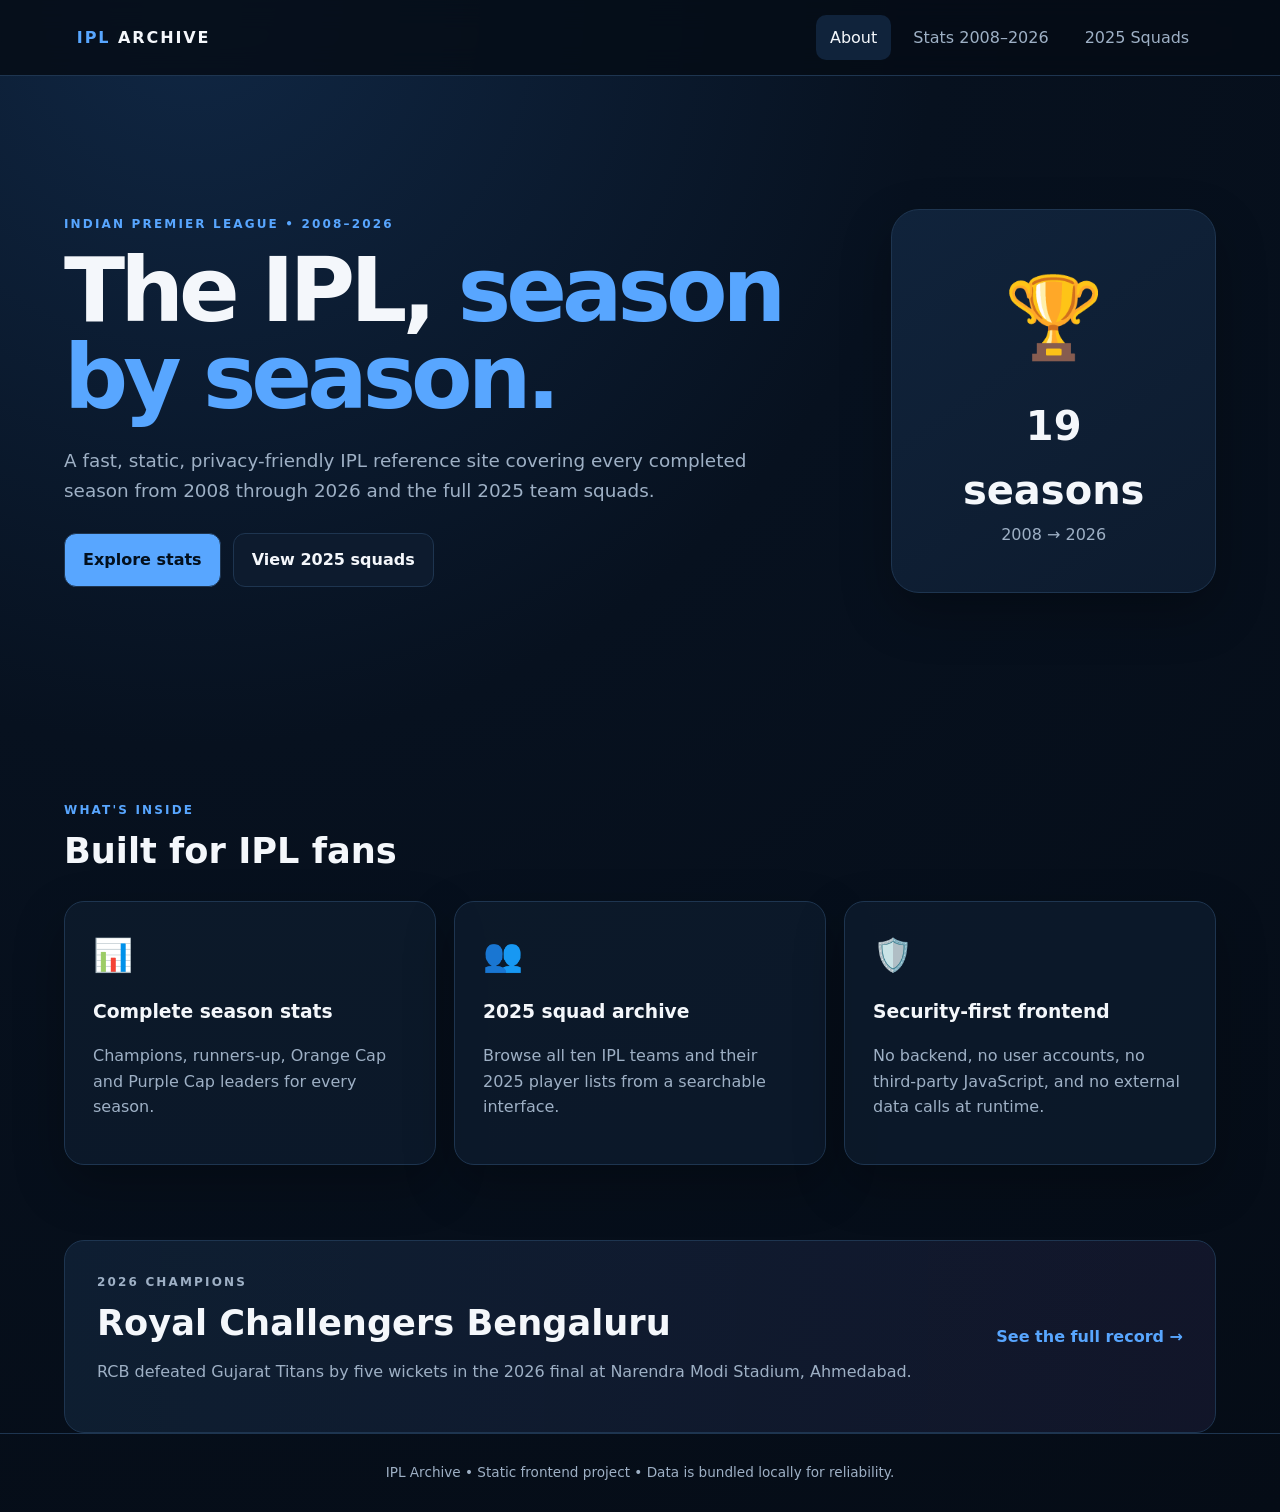
<file: ipl-archive/index.html>
<!doctype html>
<html lang="en">
<head>
<title>IPL Archive | About</title>
<meta charset="UTF-8">
<meta name="viewport" content="width=device-width, initial-scale=1.0">
<meta name="referrer" content="strict-origin-when-cross-origin">
<meta http-equiv="Content-Security-Policy" content="default-src 'self'; script-src 'self'; style-src 'self'; img-src 'self' data:; font-src 'self'; object-src 'none'; base-uri 'self'; form-action 'self'; frame-src 'none'; connect-src 'self';">
<link rel="stylesheet" href="css/styles.css">

</head>
<body>
<header class="site-header">
  <a class="brand" href="index.html" aria-label="IPL Archive home"><span>IPL</span> ARCHIVE</a>
  <nav aria-label="Primary navigation">
    <a class="active" href="index.html">About</a>
    <a href="stats.html">Stats 2008–2026</a>
    <a href="teams.html">2025 Squads</a>
  </nav>
</header>
<main>
  <section class="hero">
    <div>
      <p class="eyebrow">INDIAN PREMIER LEAGUE • 2008–2026</p>
      <h1>The IPL, <span>season by season.</span></h1>
      <p class="lead">A fast, static, privacy-friendly IPL reference site covering every completed season from 2008 through 2026 and the full 2025 team squads.</p>
      <div class="actions">
        <a class="button primary" href="stats.html">Explore stats</a>
        <a class="button secondary" href="teams.html">View 2025 squads</a>
      </div>
    </div>
    <div class="hero-card">
      <div class="trophy">🏆</div>
      <strong>19 seasons</strong>
      <span>2008 → 2026</span>
    </div>
  </section>

  <section class="section">
    <div class="section-heading"><p class="eyebrow">WHAT'S INSIDE</p><h2>Built for IPL fans</h2></div>
    <div class="feature-grid">
      <article class="card"><span class="icon">📊</span><h3>Complete season stats</h3><p>Champions, runners-up, Orange Cap and Purple Cap leaders for every season.</p></article>
      <article class="card"><span class="icon">👥</span><h3>2025 squad archive</h3><p>Browse all ten IPL teams and their 2025 player lists from a searchable interface.</p></article>
      <article class="card"><span class="icon">🛡️</span><h3>Security-first frontend</h3><p>No backend, no user accounts, no third-party JavaScript, and no external data calls at runtime.</p></article>
    </div>
  </section>

  <section class="section callout">
    <div><p class="eyebrow">2026 CHAMPIONS</p><h2>Royal Challengers Bengaluru</h2><p>RCB defeated Gujarat Titans by five wickets in the 2026 final at Narendra Modi Stadium, Ahmedabad.</p></div>
    <a class="text-link" href="stats.html">See the full record →</a>
  </section>
</main>
<footer>IPL Archive • Static frontend project • Data is bundled locally for reliability.</footer>
</body>
</html>
</file>
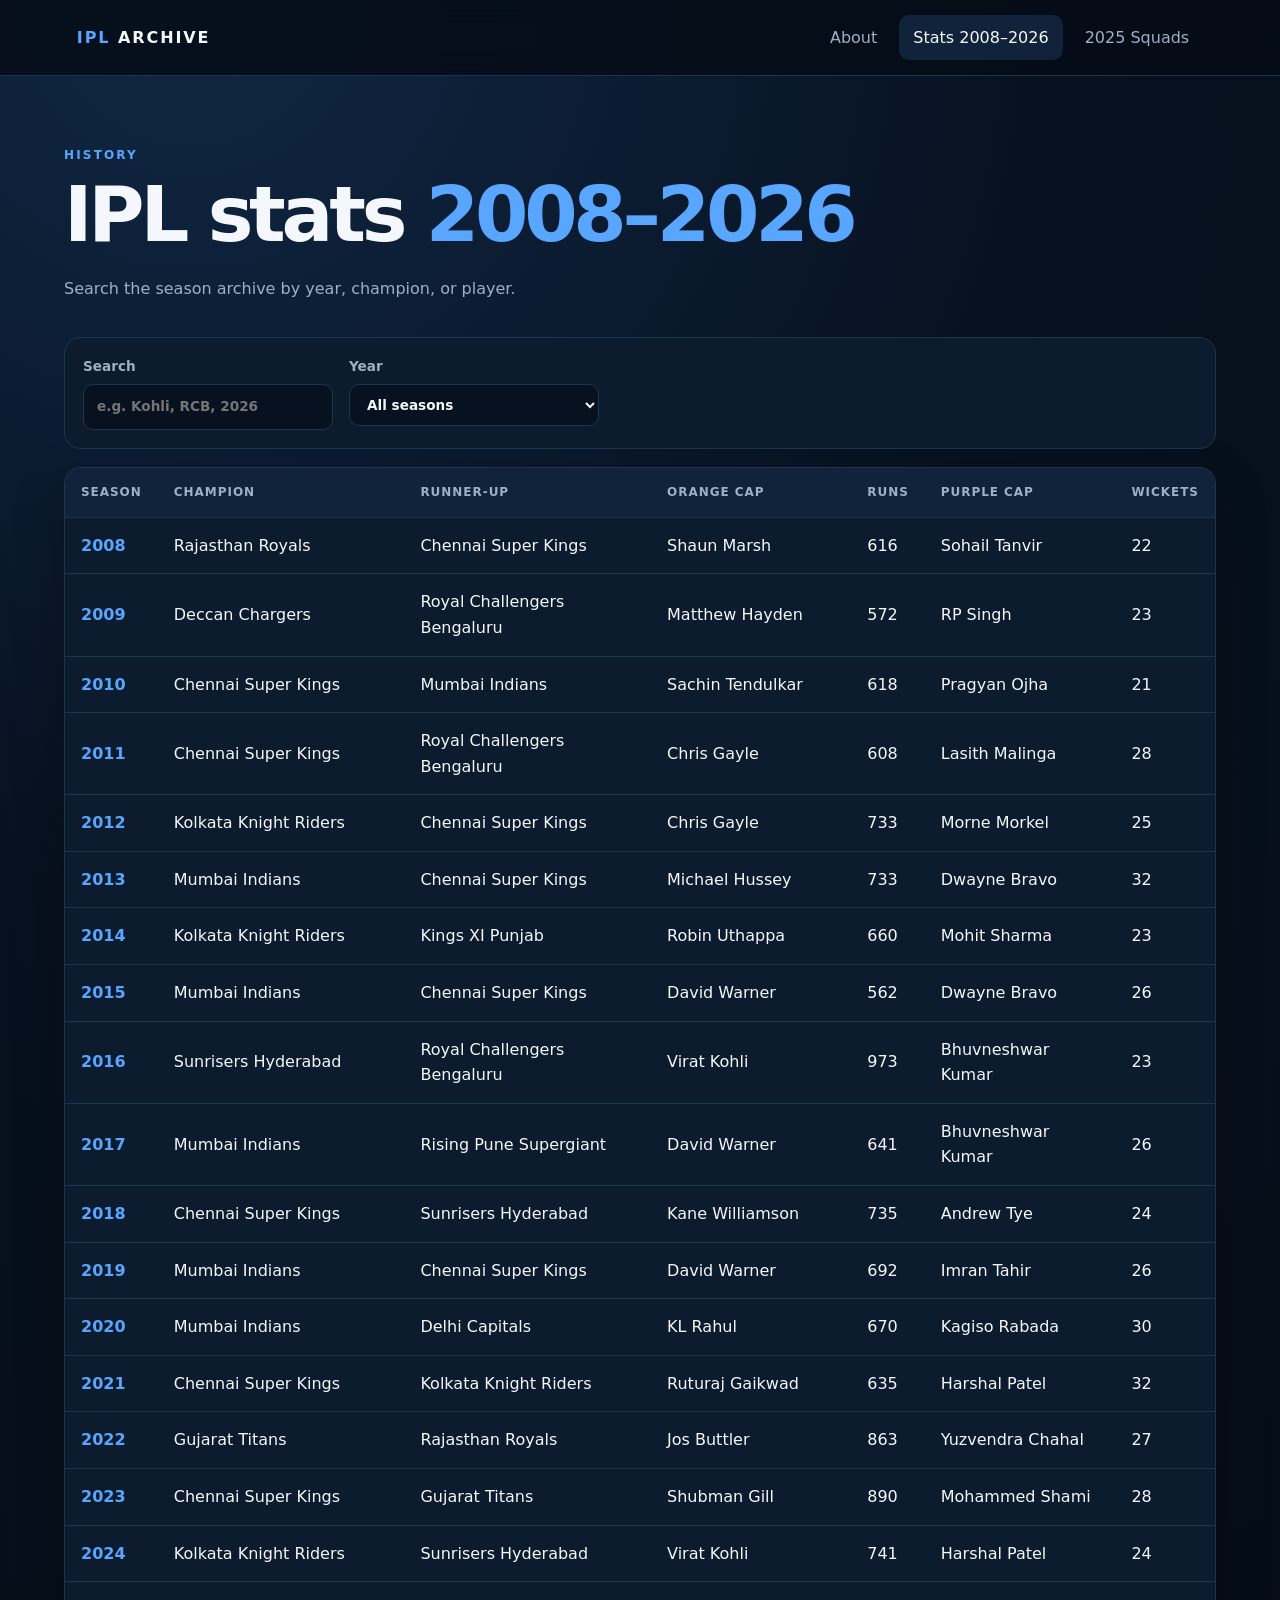
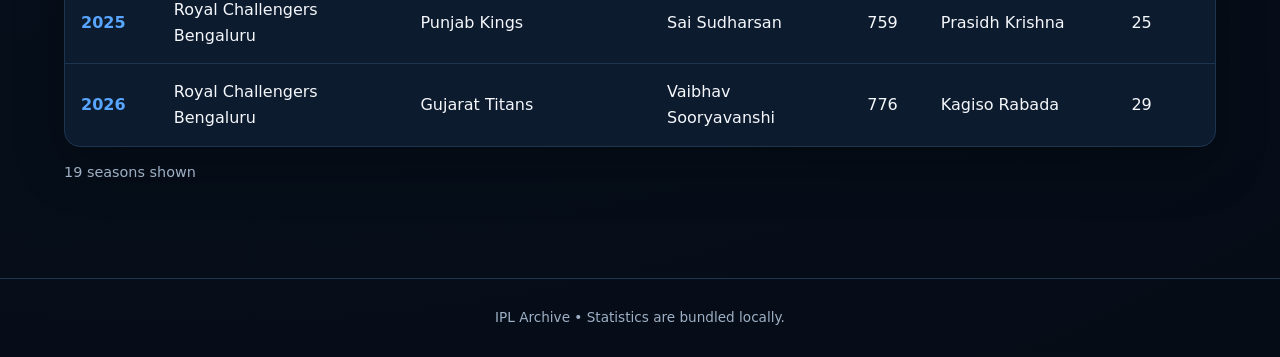
<file: ipl-archive/stats.html>
<!doctype html>
<html lang="en">
<head>
<title>IPL Archive | Stats 2008–2026</title>
<meta charset="UTF-8">
<meta name="viewport" content="width=device-width, initial-scale=1.0">
<meta name="referrer" content="strict-origin-when-cross-origin">
<meta http-equiv="Content-Security-Policy" content="default-src 'self'; script-src 'self'; style-src 'self'; img-src 'self' data:; font-src 'self'; object-src 'none'; base-uri 'self'; form-action 'self'; frame-src 'none'; connect-src 'self';">
<link rel="stylesheet" href="css/styles.css">

</head>
<body>
<header class="site-header">
  <a class="brand" href="index.html"><span>IPL</span> ARCHIVE</a>
  <nav aria-label="Primary navigation">
    <a href="index.html">About</a>
    <a class="active" href="stats.html">Stats 2008–2026</a>
    <a href="teams.html">2025 Squads</a>
  </nav>
</header>
<main class="page">
  <div class="page-title"><p class="eyebrow">HISTORY</p><h1>IPL stats <span>2008–2026</span></h1><p>Search the season archive by year, champion, or player.</p></div>
  <section class="toolbar" aria-label="Stats filters">
    <label>Search <input id="statsSearch" type="search" maxlength="60" placeholder="e.g. Kohli, RCB, 2026" autocomplete="off"></label>
    <label>Year
      <select id="yearFilter"><option value="all">All seasons</option></select>
    </label>
  </section>
  <div class="table-wrap">
    <table>
      <caption class="sr-only">IPL season statistics from 2008 to 2026</caption>
      <thead><tr><th>Season</th><th>Champion</th><th>Runner-up</th><th>Orange Cap</th><th>Runs</th><th>Purple Cap</th><th>Wickets</th></tr></thead>
      <tbody id="statsBody"></tbody>
    </table>
  </div>
  <p id="resultCount" class="result-count"></p>
</main>
<footer>IPL Archive • Statistics are bundled locally.</footer>
<script src="data/seasons.js" defer></script>
<script src="js/stats.js" defer></script>
</body>
</html>
</file>
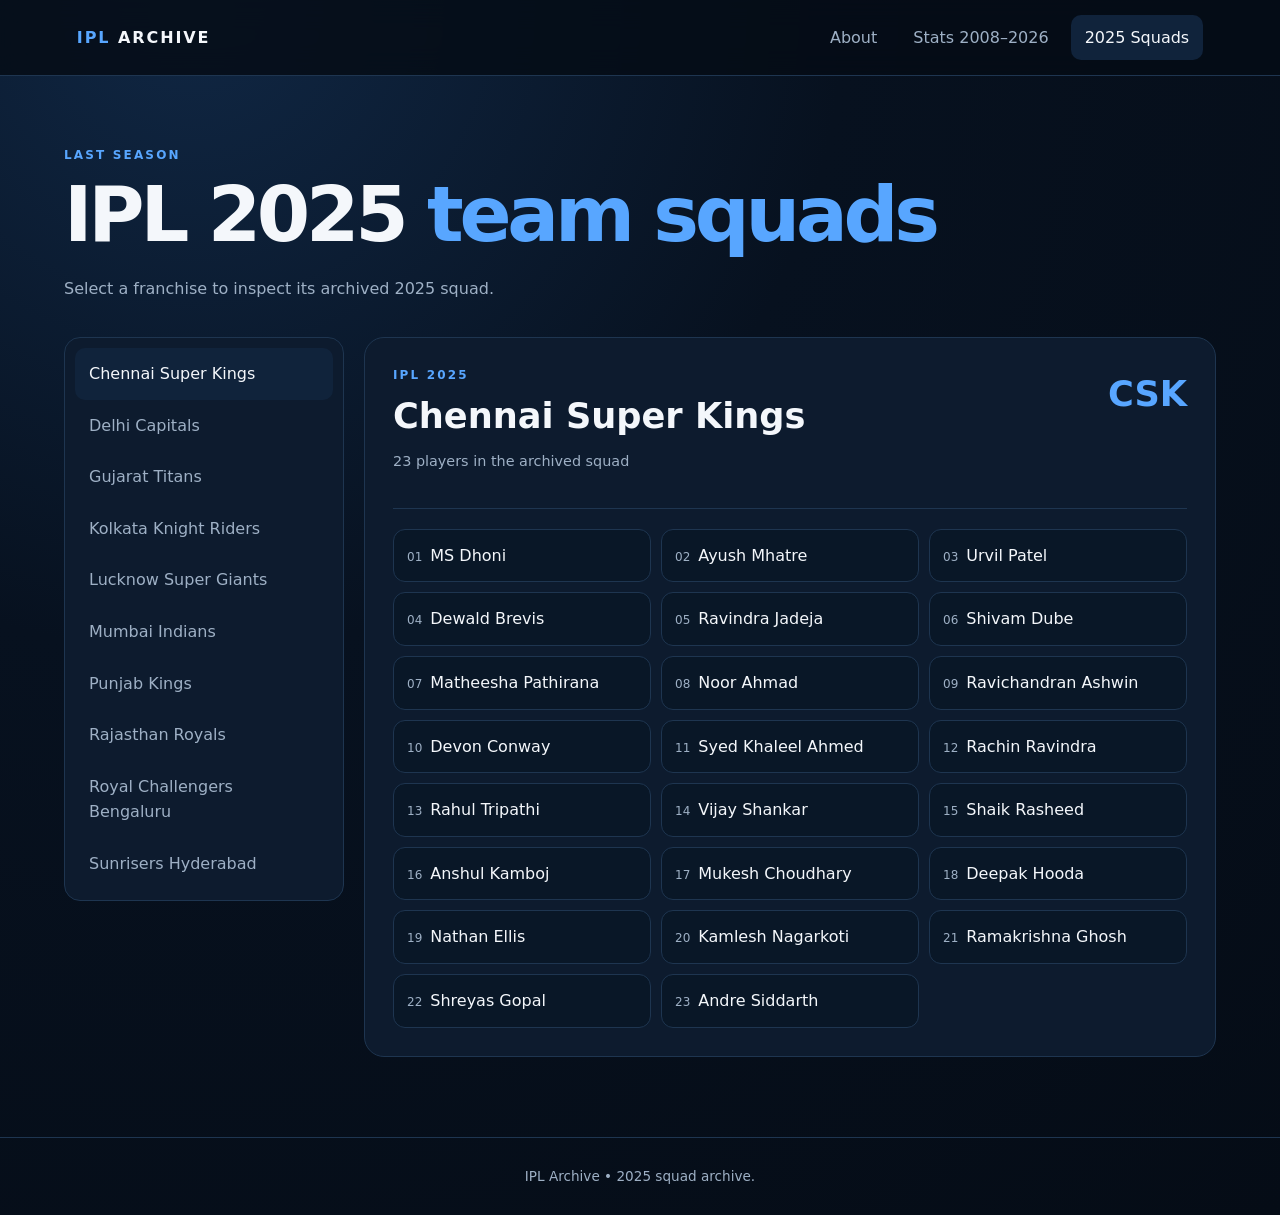
<file: ipl-archive/teams.html>
<!doctype html>
<html lang="en">
<head>
<title>IPL Archive | 2025 Squads</title>
<meta charset="UTF-8">
<meta name="viewport" content="width=device-width, initial-scale=1.0">
<meta name="referrer" content="strict-origin-when-cross-origin">
<meta http-equiv="Content-Security-Policy" content="default-src 'self'; script-src 'self'; style-src 'self'; img-src 'self' data:; font-src 'self'; object-src 'none'; base-uri 'self'; form-action 'self'; frame-src 'none'; connect-src 'self';">
<link rel="stylesheet" href="css/styles.css">

</head>
<body>
<header class="site-header">
  <a class="brand" href="index.html"><span>IPL</span> ARCHIVE</a>
  <nav aria-label="Primary navigation">
    <a href="index.html">About</a>
    <a href="stats.html">Stats 2008–2026</a>
    <a class="active" href="teams.html">2025 Squads</a>
  </nav>
</header>
<main class="page">
  <div class="page-title"><p class="eyebrow">LAST SEASON</p><h1>IPL 2025 <span>team squads</span></h1><p>Select a franchise to inspect its archived 2025 squad.</p></div>
  <section class="team-layout">
    <aside class="team-list" aria-label="IPL teams">
      <div id="teamButtons"></div>
    </aside>
    <section id="teamPanel" class="squad-panel" aria-live="polite"></section>
  </section>
</main>
<footer>IPL Archive • 2025 squad archive.</footer>
<script src="data/squads.js" defer></script>
<script src="js/teams.js" defer></script>
</body>
</html>
</file>
<file: ipl-archive/css/styles.css>
:root{
  --bg:#07111f; --panel:#0d1b2e; --panel2:#10233b; --text:#f4f7fb;
  --muted:#9eb0c5; --line:#1e3550; --accent:#58a6ff; --accent2:#9b7cff;
  --success:#65d89a; --shadow:0 20px 50px rgba(0,0,0,.28); --radius:20px;
}
*{box-sizing:border-box}
html{scroll-behavior:smooth}
body{margin:0;background:radial-gradient(circle at 15% 0%,#102744 0,#07111f 40%,#050c16 100%);color:var(--text);font-family:Inter,ui-sans-serif,system-ui,-apple-system,BlinkMacSystemFont,"Segoe UI",sans-serif;line-height:1.6}
a{color:inherit;text-decoration:none}
.site-header{height:76px;display:flex;align-items:center;justify-content:space-between;padding:0 6vw;border-bottom:1px solid var(--line);background:rgba(5,12,22,.84);backdrop-filter:blur(14px);position:sticky;top:0;z-index:10}
.brand{font-weight:900;letter-spacing:.12em}.brand span{color:var(--accent)}
nav{display:flex;gap:8px}nav a{padding:10px 14px;color:var(--muted);border-radius:10px}nav a:hover,nav a.active{color:var(--text);background:var(--panel2)}
main{max-width:1200px;margin:auto;padding:0 24px}
.hero{min-height:650px;display:grid;grid-template-columns:1.4fr .6fr;align-items:center;gap:70px}
.eyebrow{font-size:.75rem;letter-spacing:.18em;font-weight:800;color:var(--accent);margin:0 0 12px}
h1{font-size:clamp(3rem,7vw,6.5rem);line-height:.98;margin:0 0 24px;letter-spacing:-.055em}h1 span,h2 span{color:var(--accent)}
h2{font-size:2.2rem;line-height:1.1;margin:0 0 12px}h3{margin:0 0 8px}.lead{font-size:1.15rem;color:var(--muted);max-width:700px}
.actions{display:flex;gap:12px;margin-top:28px;flex-wrap:wrap}.button{padding:13px 18px;border-radius:12px;font-weight:800;border:1px solid var(--line)}.primary{background:var(--accent);color:#03101e}.secondary{background:var(--panel)}
.hero-card{background:linear-gradient(145deg,var(--panel2),var(--panel));border:1px solid var(--line);border-radius:28px;padding:44px;box-shadow:var(--shadow);display:flex;flex-direction:column;align-items:center;text-align:center}.trophy{font-size:5rem;margin-bottom:12px}.hero-card strong{font-size:2.5rem}.hero-card span{color:var(--muted)}
.section{padding:75px 0}.section-heading{margin-bottom:30px}.feature-grid{display:grid;grid-template-columns:repeat(3,1fr);gap:18px}.card{background:rgba(13,27,46,.78);border:1px solid var(--line);padding:28px;border-radius:var(--radius);box-shadow:var(--shadow)}.card p,.callout p{color:var(--muted)}.icon{font-size:2rem;display:block;margin-bottom:16px}
.callout{border:1px solid var(--line);border-radius:var(--radius);padding:32px;display:flex;justify-content:space-between;gap:30px;align-items:center;background:linear-gradient(90deg,rgba(88,166,255,.10),rgba(155,124,255,.08))}
.text-link{font-weight:800;color:var(--accent);white-space:nowrap}
.page{padding-top:70px;padding-bottom:80px}.page-title{margin-bottom:35px}.page-title h1{font-size:clamp(3rem,6vw,5.5rem)}.page-title>p:last-child{color:var(--muted)}
.toolbar{display:flex;gap:16px;flex-wrap:wrap;padding:18px;background:var(--panel);border:1px solid var(--line);border-radius:16px;margin-bottom:18px}.toolbar label{display:flex;flex-direction:column;gap:6px;color:var(--muted);font-size:.85rem;font-weight:700}.toolbar input,.toolbar select{min-width:250px;background:#07111f;border:1px solid var(--line);border-radius:10px;color:var(--text);padding:11px 13px;font:inherit;outline:none}.toolbar input:focus,.toolbar select:focus{border-color:var(--accent);box-shadow:0 0 0 3px rgba(88,166,255,.15)}
.table-wrap{overflow:auto;border:1px solid var(--line);border-radius:16px;background:var(--panel);box-shadow:var(--shadow)}
table{width:100%;border-collapse:collapse;min-width:900px}th,td{text-align:left;padding:15px 16px;border-bottom:1px solid var(--line)}th{font-size:.75rem;letter-spacing:.08em;text-transform:uppercase;color:var(--muted);background:var(--panel2)}tbody tr:hover{background:rgba(88,166,255,.06)}tbody tr:last-child td{border-bottom:0}.season{font-weight:900;color:var(--accent)}.result-count{color:var(--muted);font-size:.9rem}
.team-layout{display:grid;grid-template-columns:280px 1fr;gap:20px}.team-list{background:var(--panel);border:1px solid var(--line);border-radius:16px;padding:10px;height:max-content;position:sticky;top:95px}.team-btn{display:block;width:100%;text-align:left;padding:13px 14px;background:transparent;border:0;color:var(--muted);border-radius:10px;font:inherit;cursor:pointer}.team-btn:hover,.team-btn.active{background:var(--panel2);color:var(--text)}.squad-panel{background:var(--panel);border:1px solid var(--line);border-radius:20px;padding:28px;min-height:480px}.squad-head{display:flex;justify-content:space-between;gap:20px;align-items:flex-start;border-bottom:1px solid var(--line);padding-bottom:20px;margin-bottom:20px}.team-code{font-weight:900;font-size:2.2rem;color:var(--accent)}.player-grid{display:grid;grid-template-columns:repeat(3,1fr);gap:10px}.player{padding:13px;border:1px solid var(--line);background:#091727;border-radius:12px}.player-number{color:var(--muted);font-size:.75rem;margin-right:8px}
footer{border-top:1px solid var(--line);color:var(--muted);text-align:center;padding:28px 20px;font-size:.85rem}
.sr-only{position:absolute;width:1px;height:1px;padding:0;margin:-1px;overflow:hidden;clip:rect(0,0,0,0);white-space:nowrap;border:0}
@media(max-width:850px){.hero{grid-template-columns:1fr;min-height:auto;padding:80px 0}.feature-grid{grid-template-columns:1fr}.team-layout{grid-template-columns:1fr}.team-list{position:static}.player-grid{grid-template-columns:repeat(2,1fr)}nav a{padding:8px 7px;font-size:.82rem}.site-header{padding:0 16px}}
@media(max-width:520px){.site-header{height:auto;min-height:76px;gap:8px;align-items:flex-start;padding-top:14px;padding-bottom:14px;flex-direction:column}.player-grid{grid-template-columns:1fr}.toolbar input,.toolbar select{min-width:100%}.callout{display:block}.text-link{display:inline-block;margin-top:10px}}
</file>
